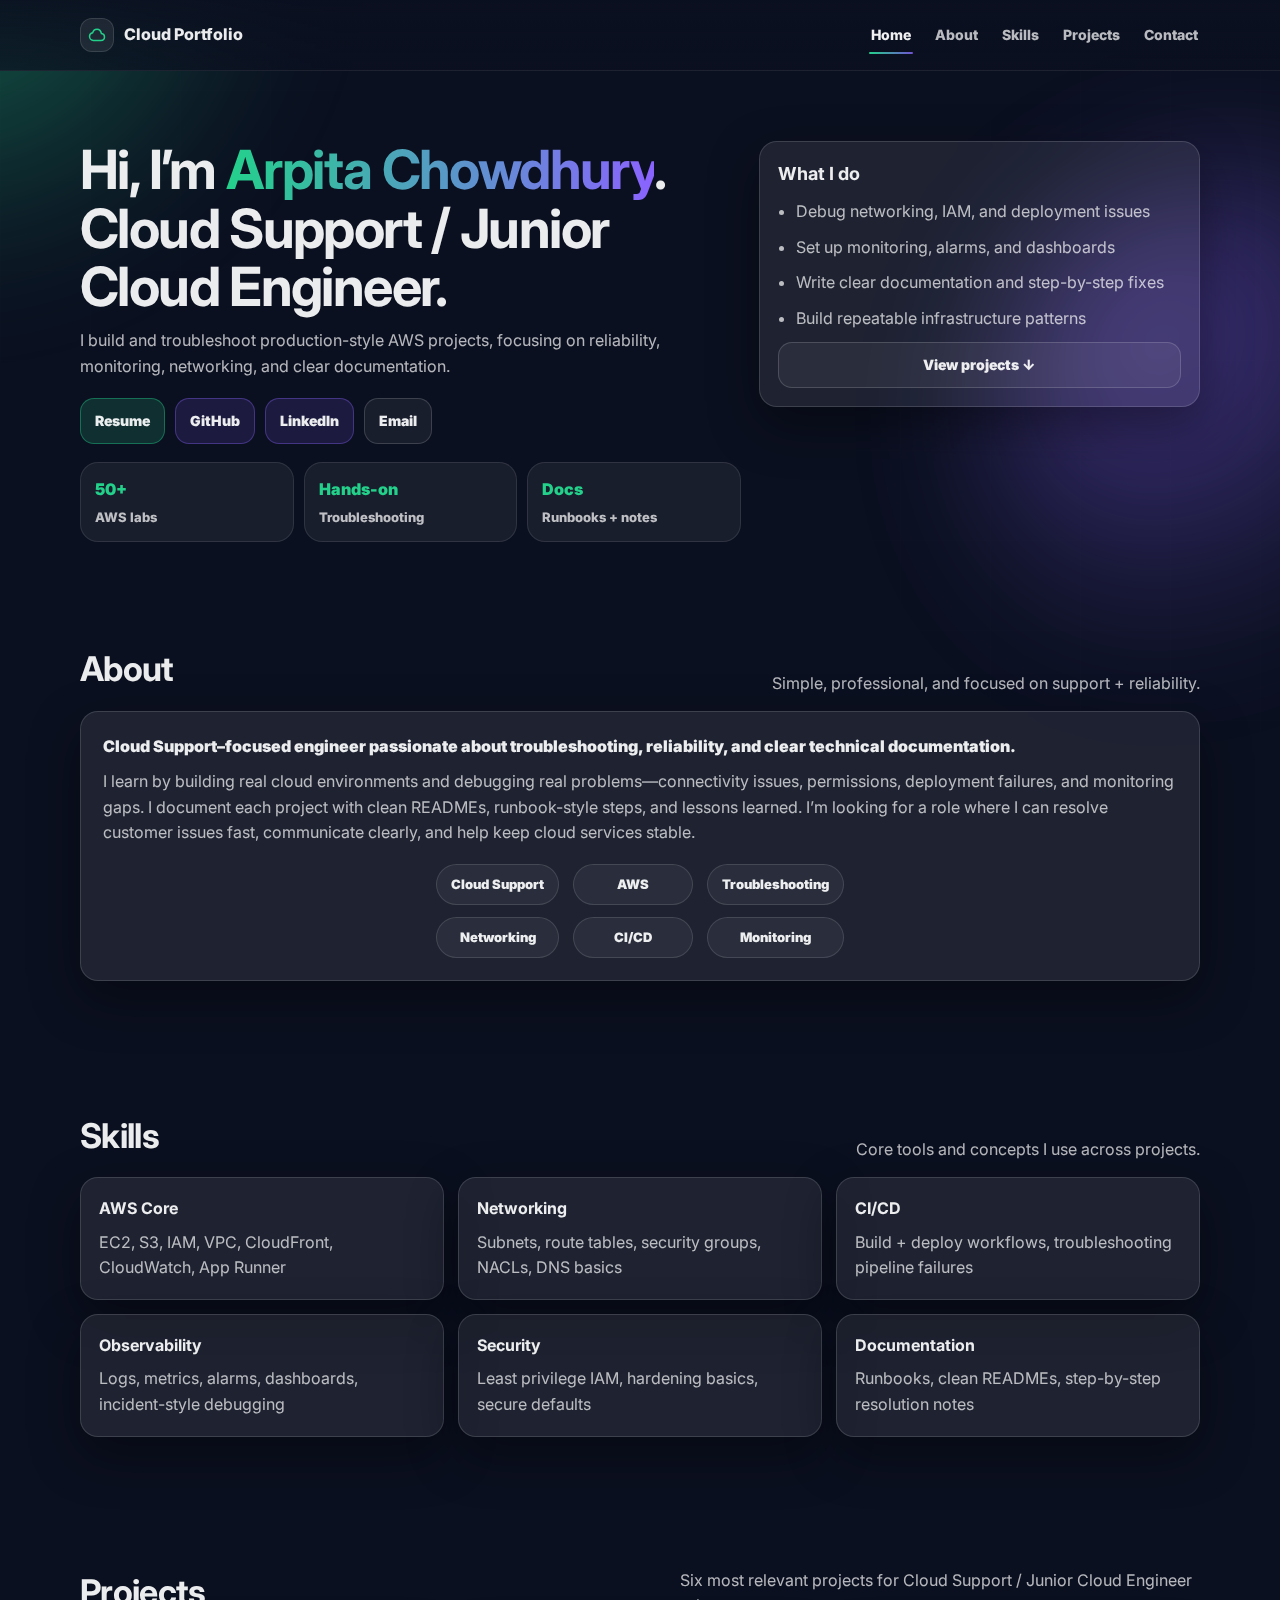
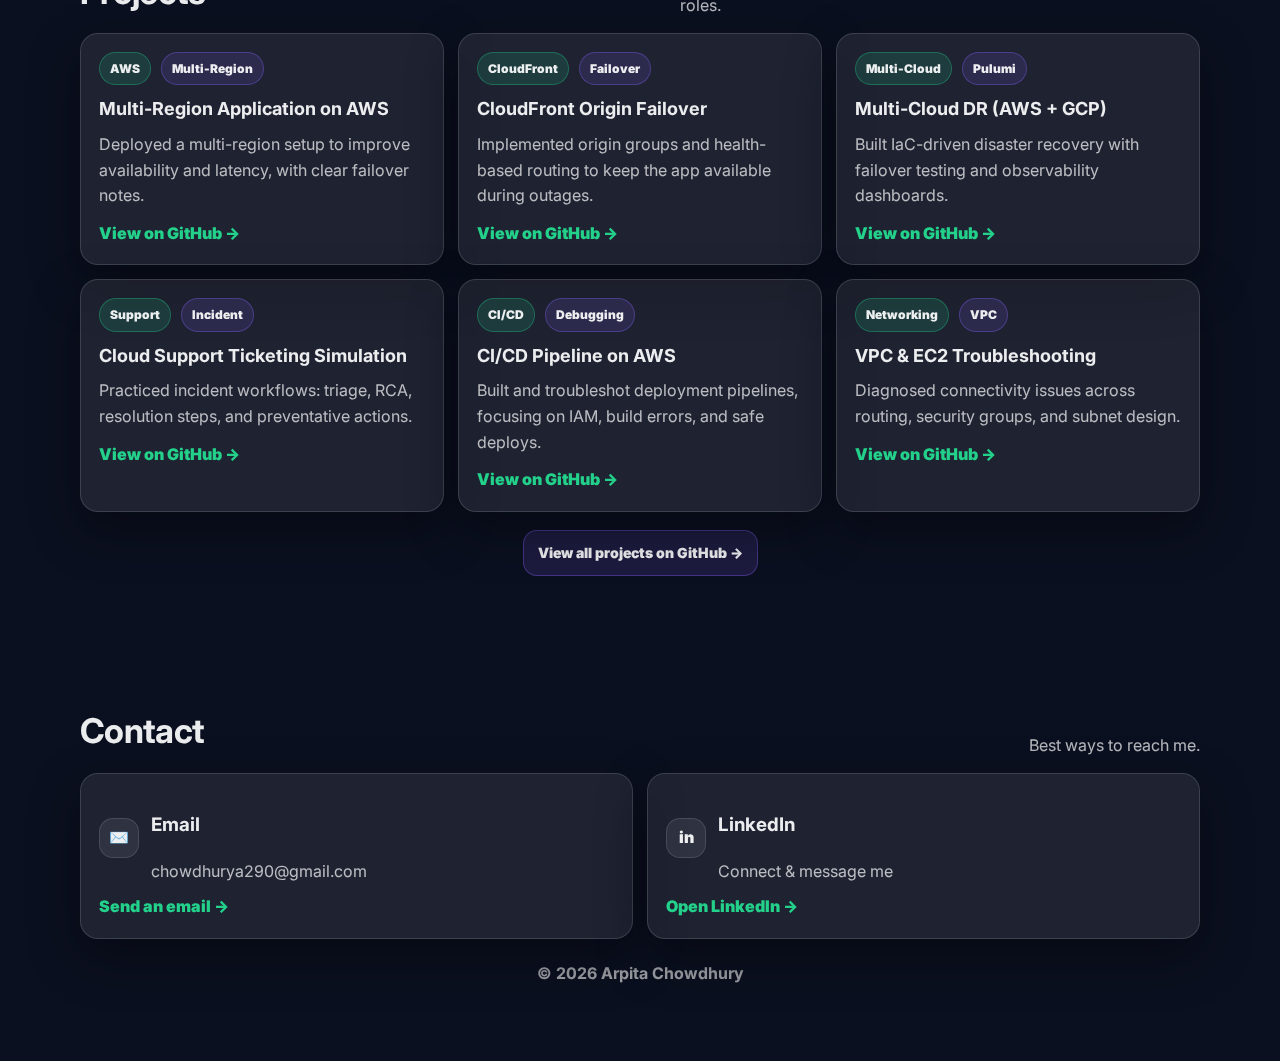
<file: UPDATED_portfolio_files/index.html>
<!doctype html>
<html lang="en">
<head>
  <meta charset="utf-8" />
  <meta name="viewport" content="width=device-width,initial-scale=1" />
  <title>Cloud Portfolio | Arpita Chowdhury</title>
  <meta name="description" content="Cloud Support / Junior Cloud Engineer portfolio — projects, skills, and contact." />
  <link rel="preconnect" href="https://fonts.googleapis.com">
  <link rel="preconnect" href="https://fonts.gstatic.com" crossorigin>
  <link href="https://fonts.googleapis.com/css2?family=Inter:wght@400;500;600;700;800&display=swap" rel="stylesheet">
  <link rel="stylesheet" href="./styles.css" />
</head>
<body>
  <div class="bg" aria-hidden="true">
    <div class="bg-grid"></div>
    <div class="bg-orb orb-green"></div>
    <div class="bg-orb orb-purple"></div>
  </div>

  <header class="header">
    <div class="container header-inner">
      <a class="brand" href="#home" aria-label="Home">
        <span class="brand-icon" aria-hidden="true">
          <svg viewBox="0 0 24 24" fill="none">
            <path d="M7.5 18.5h9.2c2.3 0 4.3-1.7 4.3-4.1 0-2.2-1.6-3.9-3.7-4.1C16.7 7 14.6 5 12 5c-2.5 0-4.6 1.8-5.1 4.2C4.7 9.6 3 11.3 3 13.6c0 2.7 2.1 4.9 4.5 4.9Z"
              stroke="currentColor" stroke-width="1.8" stroke-linecap="round" stroke-linejoin="round"/>
          </svg>
        </span>
        <span class="brand-text">Cloud Portfolio</span>
      </a>

      <nav class="nav" aria-label="Primary">
        <a class="nav-link active" href="#home">Home</a>
        <a class="nav-link" href="#about">About</a>
        <a class="nav-link" href="#skills">Skills</a>
        <a class="nav-link" href="#projects">Projects</a>
        <a class="nav-link" href="#contact">Contact</a>
      </nav>
    </div>
  </header>

  <main>
    <section id="home" class="hero">
      <div class="container hero-inner">
        <div class="hero-copy">
          <h1 class="hero-title">
            Hi, I’m <span class="grad">Arpita Chowdhury</span>.<br />
            Cloud Support / Junior Cloud Engineer.
          </h1>
          <p class="hero-sub">
            I build and troubleshoot production-style AWS projects, focusing on reliability, monitoring,
            networking, and clear documentation.
          </p>

          <div class="cta-row">
            <a class="btn btn-primary" href="./Arpita_Chowdhury_Resume.pdf" target="_blank" rel="noopener">Resume</a>
            <a class="btn btn-secondary" href="https://github.com/Chyarpsh/aws-cloud-engineer-projects" target="_blank" rel="noopener">GitHub</a>
            <a class="btn btn-secondary" href="https://www.linkedin.com/in/arpita-chowdhury-865a87203/" target="_blank" rel="noopener">LinkedIn</a>
            <a class="btn btn-ghost" href="mailto:chowdhurya290@gmail.com">Email</a>
          </div>

          <div class="mini-stats" aria-label="Highlights">
            <div class="stat"><div class="stat-num">50+</div><div class="stat-label">AWS labs</div></div>
            <div class="stat"><div class="stat-num">Hands-on</div><div class="stat-label">Troubleshooting</div></div>
            <div class="stat"><div class="stat-num">Docs</div><div class="stat-label">Runbooks + notes</div></div>
          </div>
        </div>

        <aside class="hero-card card">
          <h2 class="card-title">What I do</h2>
          <ul class="checklist">
            <li>Debug networking, IAM, and deployment issues</li>
            <li>Set up monitoring, alarms, and dashboards</li>
            <li>Write clear documentation and step-by-step fixes</li>
            <li>Build repeatable infrastructure patterns</li>
          </ul>
          <a class="btn btn-ghost btn-full" href="#projects">View projects ↓</a>
        </aside>
      </div>
    </section>

    <section id="about" class="section">
      <div class="container">
        <div class="section-head">
          <h2>About</h2>
          <p>Simple, professional, and focused on support + reliability.</p>
        </div>

        <div class="card about-card">
          <p class="about-lead">
            Cloud Support–focused engineer passionate about troubleshooting, reliability, and clear technical documentation.
          </p>
          <p class="about-body">
            I learn by building real cloud environments and debugging real problems—connectivity issues, permissions, deployment failures,
            and monitoring gaps. I document each project with clean READMEs, runbook-style steps, and lessons learned. I’m looking for a role
            where I can resolve customer issues fast, communicate clearly, and help keep cloud services stable.
          </p>

          <div class="tag-grid" aria-label="Core strengths">
            <span class="tag">Cloud Support</span><span class="tag">AWS</span><span class="tag">Troubleshooting</span>
            <span class="tag">Networking</span><span class="tag">CI/CD</span><span class="tag">Monitoring</span>
          </div>
        </div>
      </div>
    </section>

    <section id="skills" class="section">
      <div class="container">
        <div class="section-head">
          <h2>Skills</h2>
          <p>Core tools and concepts I use across projects.</p>
        </div>

        <div class="grid-3">
          <article class="card skill"><h3>AWS Core</h3><p>EC2, S3, IAM, VPC, CloudFront, CloudWatch, App Runner</p></article>
          <article class="card skill"><h3>Networking</h3><p>Subnets, route tables, security groups, NACLs, DNS basics</p></article>
          <article class="card skill"><h3>CI/CD</h3><p>Build + deploy workflows, troubleshooting pipeline failures</p></article>
          <article class="card skill"><h3>Observability</h3><p>Logs, metrics, alarms, dashboards, incident-style debugging</p></article>
          <article class="card skill"><h3>Security</h3><p>Least privilege IAM, hardening basics, secure defaults</p></article>
          <article class="card skill"><h3>Documentation</h3><p>Runbooks, clean READMEs, step-by-step resolution notes</p></article>
        </div>
      </div>
    </section>

    <section id="projects" class="section">
      <div class="container">
        <div class="section-head">
          <h2>Projects</h2>
          <p>Six most relevant projects for Cloud Support / Junior Cloud Engineer roles.</p>
        </div>

        <div class="grid-3 projects">
          <article class="card project">
            <div class="pill-row"><span class="pill">AWS</span><span class="pill pill-2">Multi-Region</span></div>
            <h3>Multi-Region Application on AWS</h3>
            <p>Deployed a multi-region setup to improve availability and latency, with clear failover notes.</p>
            <a class="link" href="https://github.com/Chyarpsh/aws-cloud-engineer-projects" target="_blank" rel="noopener">View on GitHub →</a>
          </article>

          <article class="card project">
            <div class="pill-row"><span class="pill">CloudFront</span><span class="pill pill-2">Failover</span></div>
            <h3>CloudFront Origin Failover</h3>
            <p>Implemented origin groups and health-based routing to keep the app available during outages.</p>
            <a class="link" href="https://github.com/Chyarpsh/aws-cloud-engineer-projects" target="_blank" rel="noopener">View on GitHub →</a>
          </article>

          <article class="card project">
            <div class="pill-row"><span class="pill">Multi-Cloud</span><span class="pill pill-2">Pulumi</span></div>
            <h3>Multi-Cloud DR (AWS + GCP)</h3>
            <p>Built IaC-driven disaster recovery with failover testing and observability dashboards.</p>
            <a class="link" href="https://github.com/Chyarpsh/aws-cloud-engineer-projects" target="_blank" rel="noopener">View on GitHub →</a>
          </article>

          <article class="card project">
            <div class="pill-row"><span class="pill">Support</span><span class="pill pill-2">Incident</span></div>
            <h3>Cloud Support Ticketing Simulation</h3>
            <p>Practiced incident workflows: triage, RCA, resolution steps, and preventative actions.</p>
            <a class="link" href="https://github.com/Chyarpsh/aws-cloud-engineer-projects" target="_blank" rel="noopener">View on GitHub →</a>
          </article>

          <article class="card project">
            <div class="pill-row"><span class="pill">CI/CD</span><span class="pill pill-2">Debugging</span></div>
            <h3>CI/CD Pipeline on AWS</h3>
            <p>Built and troubleshot deployment pipelines, focusing on IAM, build errors, and safe deploys.</p>
            <a class="link" href="https://github.com/Chyarpsh/aws-cloud-engineer-projects" target="_blank" rel="noopener">View on GitHub →</a>
          </article>

          <article class="card project">
            <div class="pill-row"><span class="pill">Networking</span><span class="pill pill-2">VPC</span></div>
            <h3>VPC &amp; EC2 Troubleshooting</h3>
            <p>Diagnosed connectivity issues across routing, security groups, and subnet design.</p>
            <a class="link" href="https://github.com/Chyarpsh/aws-cloud-engineer-projects" target="_blank" rel="noopener">View on GitHub →</a>
          </article>
        </div>

        <div class="center-row">
          <a class="btn btn-secondary" href="https://github.com/Chyarpsh/aws-cloud-engineer-projects" target="_blank" rel="noopener">
            View all projects on GitHub →
          </a>
        </div>
      </div>
    </section>

    <section id="contact" class="section">
      <div class="container">
        <div class="section-head">
          <h2>Contact</h2>
          <p>Best ways to reach me.</p>
        </div>

        <div class="grid-2">
          <a class="card contact" href="mailto:chowdhurya290@gmail.com">
            <div class="contact-top">
              <span class="contact-icon" aria-hidden="true">✉️</span>
              <div>
                <h3>Email</h3>
                <p class="muted">chowdhurya290@gmail.com</p>
              </div>
            </div>
            <span class="link">Send an email →</span>
          </a>

          <a class="card contact" href="https://www.linkedin.com/in/arpita-chowdhury-865a87203/" target="_blank" rel="noopener">
            <div class="contact-top">
              <span class="contact-icon" aria-hidden="true">in</span>
              <div>
                <h3>LinkedIn</h3>
                <p class="muted">Connect &amp; message me</p>
              </div>
            </div>
            <span class="link">Open LinkedIn →</span>
          </a>
        </div>

        <footer class="footer">
          <span>© <span id="year"></span> Arpita Chowdhury</span>
        </footer>
      </div>
    </section>
  </main>

  <script src="./script.js"></script>
</body>
</html>
</file>
<file: UPDATED_portfolio_files/styles.css>
/* Purple + Green Mid Theme (simple + professional) */
:root{
  --bg:#0b1020;
  --surface:rgba(255,255,255,.08);
  --border:rgba(255,255,255,.14);
  --text:rgba(255,255,255,.92);
  --muted:rgba(255,255,255,.70);
  --green:#23d18b;
  --purple:#8a63ff;
  --shadow:0 18px 50px rgba(0,0,0,.40);
  --radius:18px;
  --ease:cubic-bezier(.2,.9,.2,1);
}
*{box-sizing:border-box}
html,body{height:100%}
body{
  margin:0;
  font-family:Inter,system-ui,-apple-system,Segoe UI,Roboto,Helvetica,Arial,sans-serif;
  background:var(--bg);
  color:var(--text);
  line-height:1.6;
  scroll-behavior:smooth;
}
a{color:inherit;text-decoration:none}
.container{width:min(1120px,calc(100% - 40px));margin:0 auto}

/* Background */
.bg{position:fixed;inset:0;z-index:-1;overflow:hidden}
.bg-grid{
  position:absolute;inset:0;
  background-image:
    linear-gradient(to right,rgba(255,255,255,.06) 1px,transparent 1px),
    linear-gradient(to bottom,rgba(255,255,255,.06) 1px,transparent 1px);
  background-size:90px 90px;
  opacity:.08;
}
.bg-orb{position:absolute;width:560px;height:560px;border-radius:999px;filter:blur(70px);opacity:.45}
.orb-green{left:-220px;top:-220px;background:radial-gradient(circle at 30% 30%,var(--green),transparent 62%)}
.orb-purple{right:-260px;top:160px;background:radial-gradient(circle at 30% 30%,var(--purple),transparent 62%)}

/* Header */
.header{
  position:sticky;top:0;z-index:10;
  background:linear-gradient(to bottom,rgba(11,16,32,.92),rgba(11,16,32,.70));
  backdrop-filter:blur(14px);
  border-bottom:1px solid rgba(255,255,255,.08);
}
.header-inner{display:flex;align-items:center;justify-content:space-between;padding:14px 0}
.brand{display:flex;align-items:center;gap:10px;font-weight:800}
.brand-icon{
  width:34px;height:34px;border-radius:12px;
  background:rgba(255,255,255,.08);
  border:1px solid rgba(255,255,255,.12);
  display:grid;place-items:center;
  color:var(--green);
}
.brand-icon svg{width:20px;height:20px}
.nav{display:flex;gap:20px;align-items:center}
.nav-link{
  padding:10px 2px;font-weight:800;font-size:14px;
  color:rgba(255,255,255,.72);
  position:relative;
}
.nav-link:hover{color:rgba(255,255,255,.92)}
.nav-link.active{color:rgba(255,255,255,.94)}
.nav-link.active::after{
  content:"";position:absolute;left:0;right:0;bottom:2px;height:2px;border-radius:999px;
  background:linear-gradient(90deg,var(--green),rgba(138,99,255,.8));
}

/* Hero */
.hero{padding:70px 0 36px}
.hero-inner{display:grid;grid-template-columns:1.2fr .8fr;gap:18px;align-items:start}
.hero-title{margin:0 0 12px;font-size:54px;line-height:1.08;letter-spacing:-.03em}
.grad{
  background:linear-gradient(90deg,var(--green),var(--purple));
  -webkit-background-clip:text;background-clip:text;color:transparent;
}
.hero-sub{margin:0 0 18px;color:var(--muted);max-width:62ch}

/* Buttons */
.cta-row{display:flex;flex-wrap:wrap;gap:10px;margin:10px 0 18px}
.btn{
  border-radius:14px;padding:11px 14px;
  border:1px solid rgba(255,255,255,.16);
  font-weight:900;font-size:14px;
  transition:transform .22s var(--ease),background .22s var(--ease),border-color .22s var(--ease);
  display:inline-flex;align-items:center;justify-content:center;
}
.btn:hover{transform:translateY(-2px)}
.btn-primary{background:rgba(35,209,139,.16);border-color:rgba(35,209,139,.40)}
.btn-secondary{background:rgba(138,99,255,.14);border-color:rgba(138,99,255,.36)}
.btn-ghost{background:rgba(255,255,255,.06)}
.btn-full{width:100%}

/* Stats */
.mini-stats{display:grid;grid-template-columns:repeat(3,minmax(0,1fr));gap:10px;margin-top:14px}
.stat{
  padding:14px;border-radius:var(--radius);
  background:rgba(255,255,255,.06);
  border:1px solid rgba(255,255,255,.10);
}
.stat-num{font-weight:900;color:var(--green)}
.stat-label{margin-top:4px;font-size:13px;font-weight:800;color:rgba(255,255,255,.72)}

/* Sections */
.section{padding:64px 0}
.section-head{display:flex;align-items:flex-end;justify-content:space-between;gap:16px;margin-bottom:14px}
.section-head h2{margin:0;font-size:34px;letter-spacing:-.02em}
.section-head p{margin:0;color:var(--muted);max-width:52ch}

/* Cards */
.card{
  background:var(--surface);
  border:1px solid var(--border);
  border-radius:var(--radius);
  box-shadow:var(--shadow);
  backdrop-filter:blur(12px);
}

/* Hero card */
.hero-card{padding:18px}
.card-title{margin:0 0 10px;font-size:18px}
.checklist{margin:0;padding-left:18px;color:var(--muted)}
.checklist li{margin:10px 0}

/* About */
.about-card{padding:22px}
.about-lead{margin:0 0 10px;font-weight:900}
.about-body{margin:0;color:var(--muted)}
.tag-grid{
  margin-top:18px;
  display:grid;
  grid-template-columns:repeat(3,auto);
  gap:12px 14px;
  justify-content:center;
}
.tag{
  padding:9px 14px;border-radius:999px;
  background:rgba(255,255,255,.06);
  border:1px solid rgba(255,255,255,.12);
  font-weight:900;font-size:13px;text-align:center;min-width:120px;
  transition:transform .22s var(--ease),box-shadow .22s var(--ease),background .22s var(--ease),border-color .22s var(--ease);
}
.tag:hover{
  transform:translateY(-2px);
  border-color:rgba(35,209,139,.55);
  background:rgba(35,209,139,.12);
  box-shadow:0 0 14px rgba(35,209,139,.35),0 0 26px rgba(138,99,255,.12);
}

/* Grids */
.grid-3{display:grid;grid-template-columns:repeat(3,minmax(0,1fr));gap:14px}
.grid-2{display:grid;grid-template-columns:repeat(2,minmax(0,1fr));gap:14px}

/* Skills */
.skill{padding:18px}
.skill h3{margin:0 0 8px;font-size:16px}
.skill p{margin:0;color:var(--muted)}

/* Projects */
.projects .project{padding:18px}
.pill-row{display:flex;gap:10px;margin-bottom:10px;flex-wrap:wrap}
.pill{
  padding:6px 10px;border-radius:999px;
  font-weight:900;font-size:12px;
  background:rgba(35,209,139,.14);
  border:1px solid rgba(35,209,139,.34);
}
.pill-2{background:rgba(138,99,255,.14);border-color:rgba(138,99,255,.34)}
.project h3{margin:0 0 8px;font-size:18px}
.project p{margin:0 0 12px;color:var(--muted)}
.link{color:var(--green);font-weight:900}
.link:hover{opacity:.9}
.center-row{margin-top:18px;display:flex;justify-content:center}

/* Contact */
.contact{padding:18px;display:block}
.contact-top{display:flex;gap:12px;align-items:center;margin-bottom:10px}
.contact-icon{
  width:40px;height:40px;border-radius:14px;
  display:grid;place-items:center;
  background:rgba(255,255,255,.08);
  border:1px solid rgba(255,255,255,.12);
  font-weight:900;
}
.muted{color:var(--muted);margin:0}

/* Footer */
.footer{padding:22px 0 10px;text-align:center;color:rgba(255,255,255,.60);font-weight:700}

/* Responsive */
@media (max-width:980px){
  .hero-inner{grid-template-columns:1fr}
  .grid-3{grid-template-columns:1fr 1fr}
  .section-head{flex-direction:column;align-items:flex-start}
}
@media (max-width:640px){
  .hero-title{font-size:40px}
  .mini-stats{grid-template-columns:1fr}
  .grid-3{grid-template-columns:1fr}
  .grid-2{grid-template-columns:1fr}
  .nav{gap:12px}
  .tag-grid{grid-template-columns:repeat(2,auto)}
}
</file>
